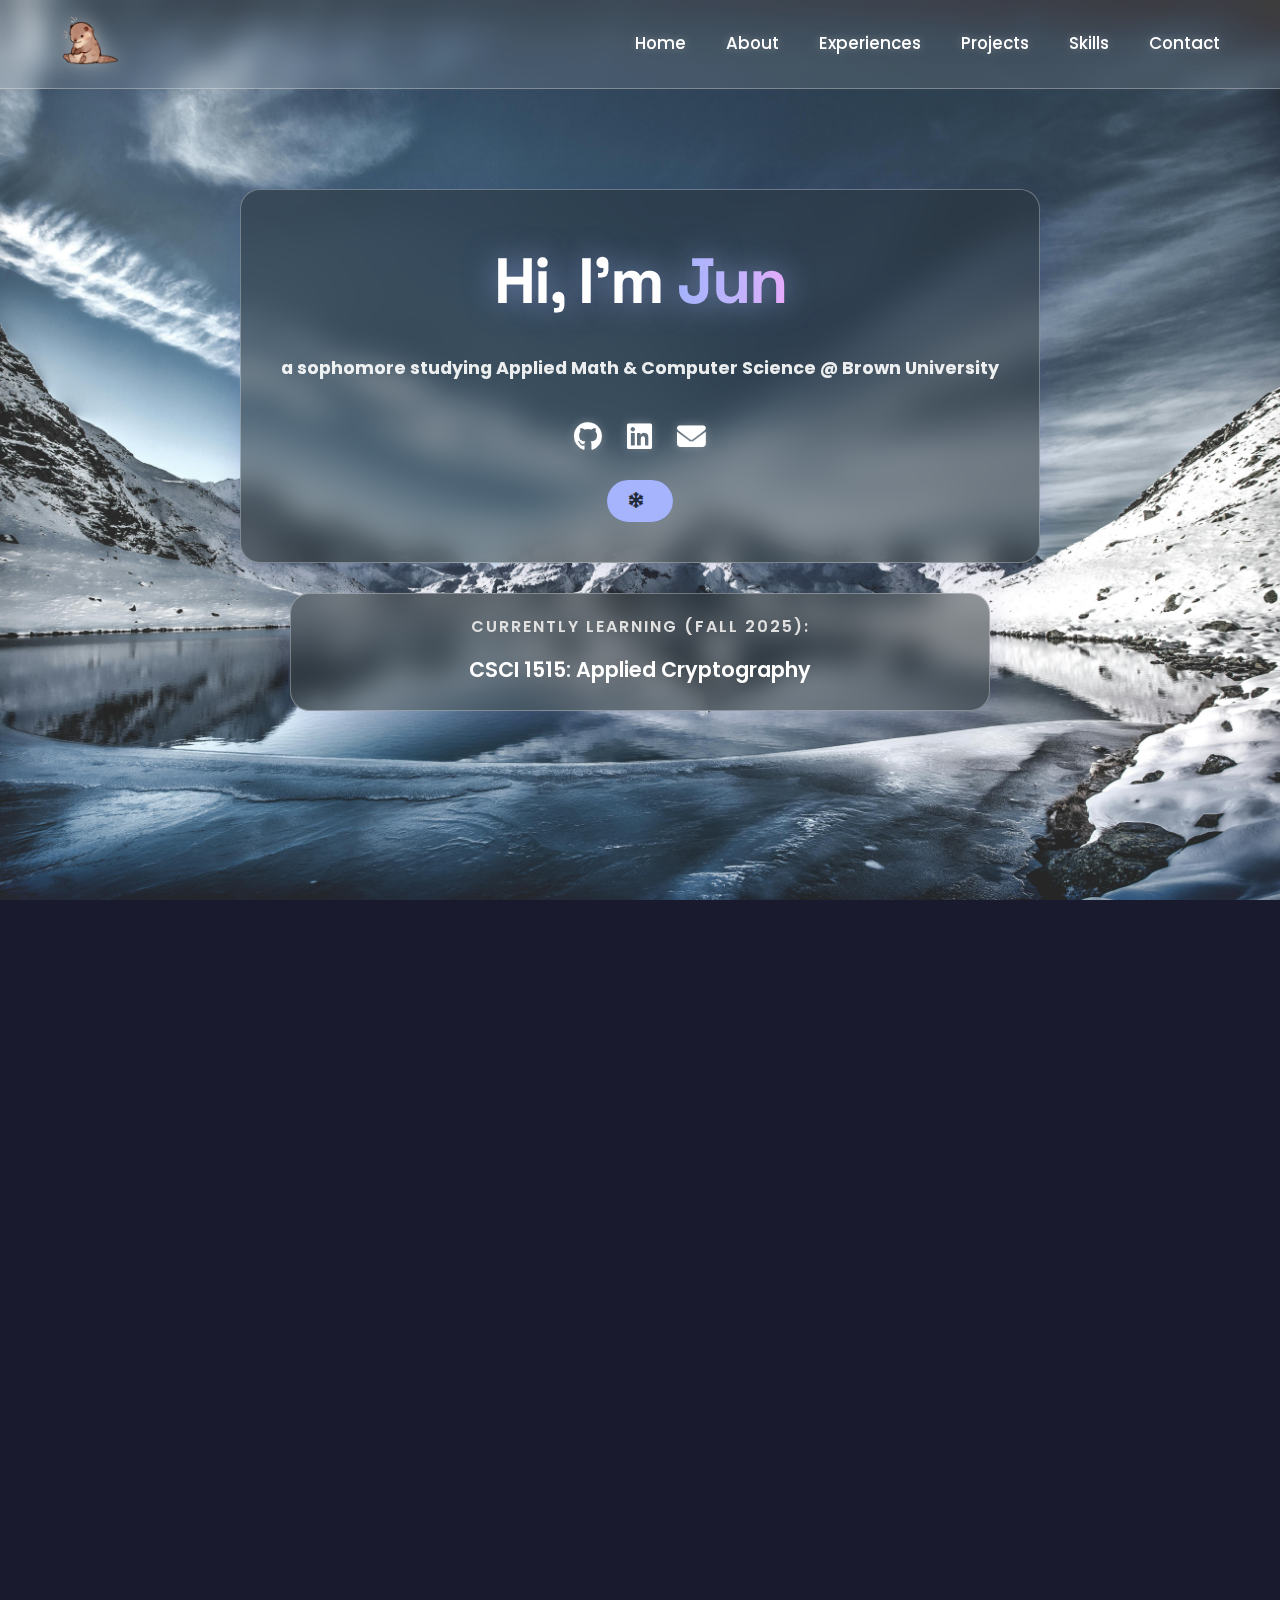
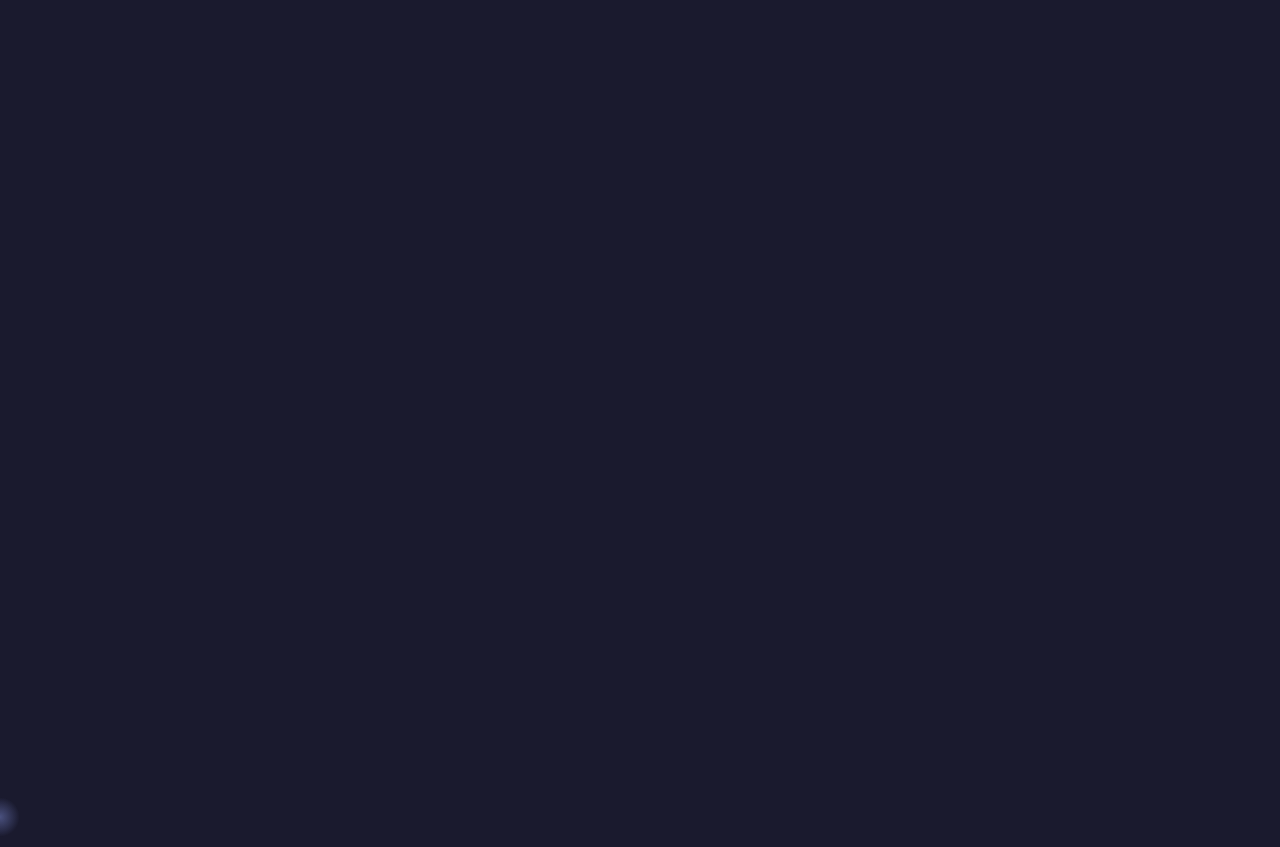
<file: index.html>
<!DOCTYPE html>
<html lang="en">
<head>
    <meta charset="UTF-8">
    <meta name="viewport" content="width=device-width, initial-scale=1.0">
    <title>Xiaojun Ge's Portfolio</title>
    <link rel="stylesheet" href="styles.css">
    <link rel="stylesheet" href="https://cdnjs.cloudflare.com/ajax/libs/font-awesome/6.4.0/css/all.min.css">
    <link href="https://fonts.googleapis.com/css2?family=Poppins:wght@300;400;500;600;700&family=Space+Grotesk:wght@400;500;600;700&display=swap" rel="stylesheet">
</head>
<body>
    <!-- Navigation -->
    <nav class="navbar">
        <div class="container">
            <a href="#home" class="logo">
                <img src="images/logo.png" alt="Logo">
            </a>
            <ul class="nav-links">
                <li><a href="#home">Home</a></li>
                <li><a href="#fun">About</a></li>
                <li><a href="#experience">Experiences</a></li>
                <li><a href="#projects">Projects</a></li>
                <li><a href="#skills">Skills</a></li>
                <li><a href="#contact">Contact</a></li>
            </ul>
            <div class="hamburger">
                <span></span>
                <span></span>
                <span></span>
            </div>
        </div>
    </nav>

    <!-- Hero Section -->
    <section class="hero" id="home">
        <div class="container">
            <div class="glass-card hero-card">
                <h1 class="hero-title">Hi, I'm <span class="highlight">Jun</span></h1>
                <h2 class="hero-description">a sophomore studying Applied Math & Computer Science @ Brown University </h2>
                <div class="social-links">
                    <a href="https://github.com/Mango-Jelly" target="_blank" aria-label="GitHub">
                        <i class="fab fa-github"></i>
                    </a>
                    <a href="https://www.linkedin.com/in/xiaojun-ge" target="_blank" aria-label="LinkedIn">
                        <i class="fab fa-linkedin"></i>
                    </a>
                    <a href="#contact" aria-label="Email">
                        <i class="fas fa-envelope"></i>
                    </a>
                </div>
                <button id="snow-toggle" class="snow-toggle" aria-label="Toggle snow effect">
                    <i class="fas fa-snowflake"></i>
                </button>
            </div>
            
            <!-- Currently Taking Section -->
            <div class="glass-card currently-taking">
                <p class="taking-label">Currently Learning (Fall 2025):</p>
                <div class="rotating-classes">
                    <span class="class-item active">CSCI 1515: Applied Cryptography</span>
                    <span class="class-item">CSCI 1680: Computer Networks</span>
                    <span class="class-item">APMA 1160: Numerical Optimization</span>
                    <span class="class-item">APMA 1070: Quantitative Models of Bio Systems</span>
                    <span class="class-item">CSCI 1952D: Intelligent Robotics</span>
                </div>
            </div>
        </div>
    </section>

    <!-- Fun Section -->
    <section class="fun" id="fun">
        <div class="container">
            <div class="glass-card section-card">
                <h2 class="section-title">about and fun stuff</h2>
                <p class="fun-description"> hover over each card to see more details!</p>
                <div class="fun-grid">
                    <div class="fun-item" data-key="about">
                        <i class="fas fa-user"></i>
                        <h3>about me</h3>
                        <p>fun facts...</p>
                    </div>
                    <div class="fun-item" data-key="music">
                        <i class="fas fa-music"></i>
                        <h3>music</h3>
                        <p>listening to...</p>
                    </div>
                    <div class="fun-item" data-key="interests">
                        <i class="fas fa-lightbulb"></i>
                        <h3>Interests</h3>
                        <p>goofy things here...</p>
                    </div>
                    <div class="fun-item" data-key="drinks">
                        <i class="fas fa-coffee"></i>
                        <h3>drinks</h3>
                        <p>sipping on...</p>
                    </div>
                </div>
                <!-- Hover detail panel (content populated by JS) -->
                <div class="fun-detail glass-card" id="fun-detail" aria-live="polite">
                    <div class="fun-artwork" id="fun-artwork" aria-hidden="true"></div>
                    <div class="fun-detail-content">
                        <h3 class="fun-detail-title" id="fun-detail-title">Details</h3>
                        <p class="fun-detail-sub" id="fun-detail-sub">Hover a card to see more here.</p>
                        <a class="fun-detail-link" id="fun-detail-link" href="#" target="_blank" rel="noopener">Open link</a>
                    </div>
                </div>
            </div>
        </div>
    </section>

    
    <!-- Experience Section -->
    <section class="experience" id="experience">
        <div class="container">
            <div class="glass-card section-card">
                <h2 class="section-title">Experience</h2>
                <div class="timeline">
                    <div class="timeline-item">
                        <div class="timeline-dot"></div>
                        <div class="timeline-content">
                            <h3>Research Assistant</h3>
                            <h4>Brown University - Sandstede Lab</h4>
                            <p class="timeline-date">Aug 2025 - Present</p>
                            <div class="skill-badges">
                                <span class="skill-badge">Mathematical Modeling</span>
                                <span class="skill-badge">Python</span>
                                <span class="skill-badge">Algorithm Optimization</span>
                                <span class="skill-badge">Simulation</span>
                                <span class="skill-badge">Research</span>
                                <span class="skill-badge">Data Analysis</span>
                            </div>
                        </div>
                    </div>
                    <div class="timeline-item">
                        <div class="timeline-dot"></div>
                        <div class="timeline-content">
                            <h3>Teaching Assistant</h3>
                            <h4>Brown University — APMA 1360: Applied Dynamical Systems</h4>
                            <p class="timeline-date">Jan 2026 - May 2026</p>
                            <div class="skill-badges">
                                <span class="skill-badge">Teaching</span>
                                <span class="skill-badge">Mathematical Modeling</span>
                                <span class="skill-badge">Bifurcation/Stability Analysis</span>
                                <span class="skill-badge">Conservative/Dissipative Systems</span>
                                <span class="skill-badge">Chaos Dynamics</span>
                                <span class="skill-badge">Proofs</span>
                            </div>
                        </div>
                    </div>
                    <div class="timeline-item">
                        <div class="timeline-dot"></div>
                        <div class="timeline-content">
                            <h3>STEM Resident Assistant</h3>
                            <h4>Brown University Pre-College</h4>
                            <p class="timeline-date">Summer 2025</p>
                            <div class="skill-badges">
                                <span class="skill-badge">Communication</span>
                                <span class="skill-badge">Event Organization</span>
                                <span class="skill-badge">Cryptography</span>
                                <span class="skill-badge">Mentorship</span>
                            </div>
                        </div>
                    </div>
                    <div class="timeline-item">
                        <div class="timeline-dot"></div>
                        <div class="timeline-content">
                            <h3>Intern</h3>
                            <h4>Kollective Influence Inc.</h4>
                            <p class="timeline-date">Jul 2023 - Oct 2023</p>
                            <div class="skill-badges">
                                <span class="skill-badge">Research</span>
                                <span class="skill-badge">Communication</span>
                                <span class="skill-badge">Data Organization</span>
                            </div>
                        </div>
                    </div>
                    <div class="timeline-item">
                        <div class="timeline-dot"></div>
                        <div class="timeline-content">
                            <h3>Co-Organizer</h3>
                            <h4>Northview Hack Club</h4>
                            <p class="timeline-date">Aug 2021 - May 2023</p>
                            <div class="skill-badges">
                                <span class="skill-badge">Teaching</span>
                                <span class="skill-badge">Java</span>
                                <span class="skill-badge">HTML/CSS</span>
                                <span class="skill-badge">JavaScript</span>
                            </div>
                        </div>
                    </div>

                    <div class="timeline-item">
                        <div class="timeline-dot"></div>
                        <div class="timeline-content">
                            <h3>Tutor</h3>
                            <h4>Private Business</h4>
                            <p class="timeline-date">Jul 2020 - Present</p>
                            <div class="skill-badges">
                                <span class="skill-badge">Mentorship</span>
                                <span class="skill-badge">Programming</span>
                                <span class="skill-badge">Math</span>
                                <span class="skill-badge">Physics</span>
                                <span class="skill-badge">Music</span>
                            </div>
                        </div>
                    </div>
                </div>
            </div>
        </div>
    </section>

    <!-- Projects Section -->
    <section class="projects" id="projects">
        <div class="container">
            <div class="glass-card section-card">
                <h2 class="section-title">Projects</h2>
                <div class="projects-grid">
                    <div class="project-card">
                        <div class="project-content">
                            <h3>Training Minecraft PvP Agent Using Modularized Reinforcement Learning</h3>
                            <p>CSCI 1470: Deep Learning · Fall 2025</p>
                            <p>A deep learning model trained using modularized Proximal Policy Optimization to mimic the behavior of a human player and create a Minecraft PvP Agent that exhibits human strategies.</p>
                            <div class="project-tech">
                                <span class="tech-tag">Python</span>
                                <span class="tech-tag">Deep Learning</span>
                                <span class="tech-tag">Tensorflow</span>
                                <span class="tech-tag">Reinforcement Learning</span>
                                <span class="tech-tag">Gym</span>
                                <span class="tech-tag">Performance Optimization</span>
                            </div>
                            <div class="project-links">
                                <a href="https://drive.google.com/file/d/1CiJnnex6PbEBhlmTsVuksS0P9UfhQpbT/view?usp=sharing" aria-label="Poster" target="_blank"><i class="fas fa-file-alt"></i> Poster</a>
                                <a href="https://drive.google.com/file/d/1eJm6xM7Fkaq-veNf9ZaF4V5-rB_IICTO/view?usp=sharing" aria-label="Demo"><i class="fas fa-external-link-alt"></i> Demo</a>
                            </div>
                        </div>
                    </div>

                    <div class="project-card">
                        <div class="project-content">
                            <h3>Synthetic Data Generation from Genetic Regulatory Networks</h3>
                            <p>Sandstede Lab · Present</p>
                            <p>Using mechanistic models to generate synthetic data based on genetic regulatory networks in order to test state-of-the-art inference algorithms.</p>
                            <div class="project-tech">
                                <span class="tech-tag">Python</span>
                                <span class="tech-tag">Algorithm Testing</span>
                                <span class="tech-tag">Mathematical Modeling</span>
                                <span class="tech-tag">Data processing</span>
                                <span class="tech-tag">Parameter Tuning</span>
                            </div>
                            <p>Please reach out if you are interested in my works in this project. I am very passionate about the project and would love to talk more!</p>
                        </div>
                    </div>

                    <div class="project-card">
                        <div class="project-content">
                            <h3>Snake</h3>
                            <p>CSCI 0300: Computer Systems · Fall 2025</p>
                            <p>Snake game built in C with custom board options.</p>
                            <div class="project-tech">
                                <span class="tech-tag">Programming</span>
                                <span class="tech-tag">C</span>
                            </div>
                            <div class="project-links">
                                <a href="https://drive.google.com/file/d/1mnoW9q83E8Ro2h0SKGtgtA338OmBvLyX/view?usp=sharing" aria-label="Demo"><i class="fas fa-external-link-alt"></i> Demo</a>
                            </div>
                        </div>
                    </div>

                    <!-- Second row templates -->
                    <div class="project-card">
                        <div class="project-content">
                            <h3>Period Three Implies Chaos - Relation to Logistic System</h3>
                            <p>APMA 1360: Dynamical Systems · Spring 2025</p>
                            <p>Proving Li-Yorke's theorem for 1D discrete systems where period-three orbits imply chaos, applying conclusions of the findings to the logistic map and simulating results. Contact for full paper.</p>
                            <div class="project-tech">
                                <span class="tech-tag">Proofs</span>
                                <span class="tech-tag">Chaos Systems</span>
                                <span class="tech-tag">Simulations</span>
                                <span class="tech-tag">Python</span>
                                <span class="tech-tag">MATLAB</span>
                            </div>
                            <div class="project-links">
                                <a href="https://drive.google.com/file/d/1VXPP6wPhB8nO5wzlUrWvg55YoxT1Ev4x/view?usp=sharing" aria-label="Paper"><i class="fas fa-file-alt"></i> Paper</a>
                            </div>
                        </div>
                    </div>

                    <div class="project-card">
                        <div class="project-content">
                            <h3>Hopfield Networks and Connection to Complex Dynamical Systems</h3>
                            <p>APMA Directed Reading Program · Fall 2025</p>
                            <p>Exploration of Hopfield Neural Network, its applications in associative memory and attention mechanisms, and possible chaotic behavior. Contact for more details.</p>
                            <div class="project-tech">
                                <span class="tech-tag">Hopfield Neural Networks</span>
                                <span class="tech-tag">Python Simulations</span>
                                <span class="tech-tag">Chaos Systems</span>
                            </div>
                            <div class="project-links">
                                <a href="https://drive.google.com/file/d/15tA8ZPVigndO7ozhRnde5RV1n5b7a-Ck/view?usp=sharing" aria-label="Poster"><i class="fas fa-file-alt"></i> Poster</a>
                            </div>
                        </div>
                    </div>

                    <div class="project-card">
                        <div class="project-content">
                            <h3>Exploring Vaccine Efficiency on Influenza Virus Outbreak</h3>
                            <p>Georgia Institute of Technology · Spring 2024</p>
                            <p>Adding parameters to the SIR outbreak model to visualize effects of vaccine efficiency in the 2017 Influenza Outbreak.</p>
                            <div class="project-tech">
                                <span class="tech-tag">MATLAB</span>
                                <span class="tech-tag">ODE Visualization</span>
                                <span class="tech-tag">Bifurcation Analysis</span>
                                <span class="tech-tag">SIR Modeling</span>
                                <span class="tech-tag">Data Analysis</span>
                            </div>
                        </div>
                    </div>
                </div>
            </div>
        </div>
    </section>

    <!-- Skills Section -->
    <section class="skills" id="skills">
        <div class="container">
            <div class="glass-card section-card">
                <h2 class="section-title">Skills & Technologies</h2>
                <div class="skills-grid">
                    <div class="skill-category">
                        <h3><i class="fas fa-code"></i> Languages</h3>
                        <div class="skill-tags">
                            <span class="skill-tag">Python</span>
                            <span class="skill-tag">C/C++</span>
                            <span class="skill-tag">Java</span>
                            <span class="skill-tag">MATLAB</span>
                            <span class="skill-tag">SQL</span>
                            <span class="skill-tag">Stata</span>
                            <span class="skill-tag">HTML/CSS</span>
                            <span class="skill-tag">JavaScript</span>
                            <span class="skill-tag">LaTeX</span>
                        </div>
                    </div>

                    <div class="skill-category">
                        <h3><i class="fas fa-laptop-code"></i> Tools & Frameworks</h3>
                        <div class="skill-tags">
                            <span class="skill-tag">Pandas</span>
                            <span class="skill-tag">Numpy</span>
                            <span class="skill-tag">Tensorflow</span>
                            <span class="skill-tag">PyTorch</span>
                            <span class="skill-tag">Git</span>
                            <span class="skill-tag">Docker</span>
                            <span class="skill-tag">Linux</span>
                        </div>
                    </div>

                    <div class="skill-category">
                        <h3><i class="fas fa-database"></i> Databases</h3>
                        <div class="skill-tags">
                            <span class="skill-tag">Oracle</span>
                            <span class="skill-tag">SQLServer</span>
                        </div>
                    </div>

                    <div class="skill-category">
                        <h3><i class="fas fa-tools"></i>Mathematical Skills</h3>
                        <div class="skill-tags">
                            <span class="skill-tag">Modeling</span>
                            <span class="skill-tag">Simulations</span>
                            <span class="skill-tag">Numerical Optimization</span>
                            <span class="skill-tag">Stochastic Models</span>
                            <span class="skill-tag">Data Analysis</span>
                            <span class="skill-tag">Mathematical Programming</span>
                            <span class="skill-tag">Model/Program Implementation</span>
                        </div>
                    </div>
                </div>
            </div>
        </div>
    </section>

    <!-- Contact Section -->
    <section class="contact" id="contact">
        <div class="container">
            <div class="glass-card contact-card">
                <h2 class="section-title">Get In Touch</h2>
                <div class="contact-info">
                    <div class="contact-item">
                        <i class="fas fa-envelope"></i>
                        <a href="mailto:xiaojun_ge@brown.edu">xiaojun_ge@brown.edu</a>
                    </div>
                    <div class="contact-item">
                        <i class="fab fa-github"></i>
                        <a href="https://github.com/Mango-Jelly" target="_blank">github.com/Mango-Jelly</a>
                    </div>
                    <div class="contact-item">
                        <i class="fab fa-linkedin"></i>
                        <a href="https://www.linkedin.com/in/xiaojun-ge" target="_blank">https://www.linkedin.com/in/xiaojun-ge</a>
                    </div>
                </div>
                <p class="credits">Made with lots of ☕ | © 2026</p>
                <div class="credits-buttons">
                    <button class="credit-btn" onclick="window.open('https://www.pexels.com/photo/lake-on-between-snowy-mountain-858115/', '_blank')">
                        <i class="fas fa-images"></i> Background Photo Credits
                    </button>
                    <button class="credit-btn" onclick="window.open('https://pin.it/1LWQo55FN', '_blank')">
                        <i class="fas fa-camera"></i> Icon Credits
                    </button>
                </div>
            </div>
        </div>
    </section>

    <script src="script.js"></script>
</body>
</html>
</file>
<file: styles.css>
/* ===== SILVER AURORA THEME - CSS RESET & VARIABLES ===== */
* {
    margin: 0;
    padding: 0;
    box-sizing: border-box;
}

:root {
    /* Silver Aurora Theme Colors */
    --primary-color: #c0c0c0;
    --secondary-color: #e0e0e0;
    --accent-color: #9ca3af;
    --aurora-blue: #a5b4fc;
    --aurora-purple: #c4b5fd;
    --aurora-pink: #f0abfc;
    --text-color: #1f2937;
    --text-light: #6b7280;
    --text-white: #ffffff;
    --glass-bg: rgba(35, 45, 55, 0.5);
    --glass-border: rgba(255, 255, 255, 0.3);
    --shadow: 0 8px 32px 0 rgba(31, 38, 135, 0.2);
    --shadow-lg: 0 8px 32px 0 rgba(31, 38, 135, 0.37);
}

html {
    scroll-behavior: smooth;
}

body {
    font-family: 'Poppins', -apple-system, BlinkMacSystemFont, 'Segoe UI', Roboto, sans-serif;
    line-height: 1.6;
    color: var(--text-color);
    background-image: url('images/background.jpg');
    background-size: cover;
    background-position: center;
    background-attachment: fixed;
    background-repeat: no-repeat;
    background-color: #1a1a2e;
    overflow-x: hidden;
}

.container {
    max-width: 1200px;
    margin: 0 auto;
    padding: 0 20px;
}

section {
    min-height: 100vh;
    display: flex;
    align-items: center;
    justify-content: center;
    padding: 100px 0;
    position: relative;
    isolation: isolate;
}

/* Focused section overlay removed to prevent blue box effect */

/* ===== GLASSMORPHISM CARDS ===== */
.glass-card {
    background: var(--glass-bg);
    backdrop-filter: blur(15px);
    -webkit-backdrop-filter: blur(15px);
    border-radius: 20px;
    border: 1px solid var(--glass-border);
    box-shadow: var(--shadow);
    padding: 40px;
    transition: all 0.3s ease;
}

.glass-card:hover {
    box-shadow: var(--shadow-lg);
    transform: translateY(-5px);
}

.section-card {
    width: 100%;
    max-width: 1000px;
}

.fun .section-card {
    max-width: 1200px;
}

.projects .section-card {
    max-width: 1200px;
}

.section-title {
    font-family: 'Space Grotesk', sans-serif;
    font-size: 3rem;
    font-weight: 700;
    text-align: center;
    margin-bottom: 50px;
    color: var(--text-white);
    text-shadow: 0 0 20px rgba(165, 180, 252, 0.5);
    letter-spacing: -1px;
}

.fun-description {
    text-align: center;
    color: var(--secondary-color);
    font-size: 1rem;
    margin-top: -30px;
    margin-bottom: 40px;
    opacity: 0.9;
}

/* ===== NAVIGATION ===== */
.navbar {
    position: fixed;
    top: 0;
    width: 100%;
    background: rgba(255, 255, 255, 0.1);
    backdrop-filter: blur(10px);
    -webkit-backdrop-filter: blur(10px);
    border-bottom: 1px solid var(--glass-border);
    z-index: 1000;
    transition: all 0.3s ease;
}

.navbar .container {
    display: flex;
    justify-content: space-between;
    align-items: center;
    padding: 15px 20px;
    gap: 40px;
}

.logo {
    margin-right: auto;
}

.nav-links {
    margin-left: auto;
}

.logo img {
    height: 50px;
    width: auto;
    transition: transform 0.3s ease;
    filter: drop-shadow(0 0 10px rgba(255, 255, 255, 0.5));
}

.logo:hover img {
    transform: scale(1.05);
}

.nav-links {
    display: flex;
    list-style: none;
    gap: 40px;
}

.nav-links a {
    text-decoration: none;
    color: var(--text-white);
    font-weight: 500;
    font-size: 1.05rem;
    transition: all 0.3s ease;
    position: relative;
    text-shadow: 0 0 10px rgba(255, 255, 255, 0.3);
}

.nav-links a::after {
    content: '';
    position: absolute;
    width: 0;
    height: 2px;
    bottom: -5px;
    left: 50%;
    transform: translateX(-50%);
    background: linear-gradient(90deg, var(--aurora-blue), var(--aurora-purple), var(--aurora-pink));
    transition: width 0.3s ease;
}

.nav-links a:hover::after {
    width: 100%;
}

.nav-links a:hover {
    color: var(--aurora-blue);
}

.hamburger {
    display: none;
    flex-direction: column;
    cursor: pointer;
    gap: 5px;
}

.hamburger span {
    width: 25px;
    height: 3px;
    background-color: var(--text-white);
    transition: all 0.3s ease;
}

/* ===== HERO SECTION ===== */
.hero {
    position: relative;
    background: none;
}

.hero-card {
    text-align: center;
    max-width: 800px;
    margin: 0 auto 30px;
    animation: fadeInUp 1s ease;
}

.hero-title {
    font-family: 'Space Grotesk', sans-serif;
    font-size: 4rem;
    font-weight: 700;
    margin-bottom: 20px;
    color: var(--text-white);
    text-shadow: 0 0 30px rgba(165, 180, 252, 0.6);
    letter-spacing: -2px;
}

.highlight {
    background: linear-gradient(90deg, var(--aurora-blue), var(--aurora-purple), var(--aurora-pink));
    -webkit-background-clip: text;
    -webkit-text-fill-color: transparent;
    background-clip: text;
}

.hero-subtitle {
    font-size: 1.5rem;
    font-weight: 400;
    margin-bottom: 20px;
    color: var(--secondary-color);
}

.hero-description {
    font-size: 1.1rem;
    color: var(--text-white);
    opacity: 0.9;
    margin-bottom: 30px;
    line-height: 1.8;
}

.social-links {
    display: flex;
    gap: 25px;
    justify-content: center;
}

.social-links a {
    color: var(--text-white);
    font-size: 1.8rem;
    transition: all 0.3s ease;
    filter: drop-shadow(0 0 5px rgba(255, 255, 255, 0.3));
}

.social-links a:hover {
    transform: translateY(-5px);
    color: var(--aurora-blue);
    filter: drop-shadow(0 0 15px rgba(165, 180, 252, 0.8));
}

.snow-toggle {
    margin-top: 20px;
    background: rgba(165, 180, 252, 0.2);
    border: 2px solid var(--aurora-blue);
    color: var(--text-white);
    padding: 10px 20px;
    border-radius: 25px;
    cursor: pointer;
    font-size: 1rem;
    transition: all 0.3s ease;
    backdrop-filter: blur(5px);
}

.snow-toggle:hover {
    background: rgba(165, 180, 252, 0.35);
    transform: translateY(-2px);
    box-shadow: 0 5px 15px rgba(165, 180, 252, 0.4);
}

.snow-toggle.active {
    background: var(--aurora-blue);
    color: var(--text-color);
}

.snow-toggle i {
    margin-right: 8px;
}

/* ===== CURRENTLY TAKING ===== */
.currently-taking {
    max-width: 700px;
    margin: 0 auto;
    text-align: center;
    padding: 20px 30px;
}

.taking-label {
    font-size: 1rem;
    font-weight: 600;
    color: var(--secondary-color);
    margin-bottom: 10px;
    text-transform: uppercase;
    letter-spacing: 2px;
}

.rotating-classes {
    position: relative;
    height: 40px;
    overflow: hidden;
    display: flex;
    justify-content: center;
    align-items: center;
}

.class-item {
    position: absolute;
    width: 100%;
    font-size: 1.3rem;
    font-weight: 600;
    color: var(--text-white);
    opacity: 0;
    transform: translateY(20px);
    transition: all 0.5s ease;
    text-align: center;
}

.class-item.active {
    opacity: 1;
    transform: translateY(0);
}

/* ===== EXPERIENCE SECTION ===== */
.timeline {
    position: relative;
    max-width: 700px;
    margin: 0 auto;
}

.timeline::before {
    content: '';
    position: absolute;
    left: 30px;
    top: 0;
    bottom: 0;
    width: 3px;
    background: linear-gradient(to bottom, var(--aurora-blue), var(--aurora-purple), var(--aurora-pink));
    opacity: 0.6;
}

.timeline-item {
    position: relative;
    padding-left: 80px;
    margin-bottom: 50px;
}

.timeline-dot {
    position: absolute;
    left: 20px;
    width: 22px;
    height: 22px;
    background: linear-gradient(135deg, var(--aurora-blue), var(--aurora-purple));
    border: 4px solid rgba(255, 255, 255, 0.3);
    border-radius: 50%;
    box-shadow: 0 0 20px rgba(165, 180, 252, 0.6);
}

.timeline-content {
    background: rgba(35, 45, 55, 0.5);
    backdrop-filter: blur(10px);
    padding: 25px;
    border-radius: 15px;
    border: 1px solid var(--glass-border);
    transition: all 0.3s ease;
}

.timeline-content:hover {
    transform: translateX(10px);
    box-shadow: var(--shadow);
}

.timeline-content h3 {
    font-family: 'Space Grotesk', sans-serif;
    font-size: 1.5rem;
    color: var(--text-white);
    margin-bottom: 5px;
}

.timeline-content h4 {
    font-size: 1.2rem;
    color: var(--aurora-blue);
    margin-bottom: 10px;
}

.timeline-date {
    color: var(--secondary-color);
    font-size: 0.95rem;
    margin-bottom: 15px;
}

.skill-badges {
    display: flex;
    flex-wrap: wrap;
    gap: 10px;
    margin-top: 15px;
}

.skill-badge {
    background: rgba(165, 180, 252, 0.2);
    color: var(--text-white);
    padding: 6px 16px;
    border-radius: 20px;
    font-size: 0.85rem;
    font-weight: 600;
    border: 1px solid var(--aurora-blue);
    transition: all 0.3s ease;
}

.skill-badge:hover {
    background: var(--aurora-blue);
    color: var(--text-color);
    transform: translateY(-2px);
    box-shadow: 0 0 15px rgba(165, 180, 252, 0.5);
}

/* ===== SKILLS SECTION ===== */
.skills-grid {
    display: grid;
    grid-template-columns: repeat(2, 1fr);
    gap: 25px;
}

.skill-category {
    background: rgba(35, 45, 55, 0.5);
    backdrop-filter: blur(10px);
    padding: 25px;
    border-radius: 15px;
    border: 1px solid var(--glass-border);
    transition: all 0.3s ease;
}

.skill-category:hover {
    transform: translateY(-5px);
    box-shadow: var(--shadow);
    background: rgba(35, 45, 55, 0.65);
}

.skill-category h3 {
    font-size: 1.2rem;
    margin-bottom: 20px;
    color: var(--text-white);
    display: flex;
    align-items: center;
    gap: 10px;
}

.skill-category h3 i {
    color: var(--aurora-purple);
}

.skill-tags {
    display: flex;
    flex-wrap: wrap;
    gap: 10px;
}

.skill-tag {
    background: rgba(196, 181, 253, 0.15);
    color: var(--text-white);
    padding: 8px 16px;
    border-radius: 25px;
    font-size: 0.9rem;
    font-weight: 500;
    border: 1px solid var(--aurora-purple);
    transition: all 0.3s ease;
}

.skill-tag:hover {
    background: var(--aurora-purple);
    color: var(--text-color);
    transform: translateY(-2px);
    box-shadow: 0 0 15px rgba(196, 181, 253, 0.5);
}

/* ===== FUN SECTION ===== */
.fun-grid {
    display: grid;
    grid-template-columns: repeat(4, 1fr);
    gap: 20px;
    margin-bottom: 10px;
}

.fun-item {
    background: rgba(35, 45, 55, 0.5);
    backdrop-filter: blur(10px);
    padding: 20px 15px;
    border-radius: 15px;
    border: 1px solid var(--glass-border);
    text-align: center;
    transition: all 0.3s ease;
    aspect-ratio: 1 / 1;
    display: flex;
    flex-direction: column;
    justify-content: center;
    align-items: center;
}

.fun-description {
    text-align: center;
    color: var(--secondary-color);
    margin-bottom: 20px;
    font-size: 1rem;
}

.fun-item:hover {
    transform: translateY(-10px);
    box-shadow: var(--shadow);
    background: rgba(35, 45, 55, 0.65);
}

.fun-item i {
    font-size: 2.5rem;
    color: var(--aurora-pink);
    margin-bottom: 15px;
    filter: drop-shadow(0 0 10px rgba(240, 171, 252, 0.5));
}

.fun-item h3 {
    font-size: 1.2rem;
    color: var(--text-white);
    margin-bottom: 10px;
}

.fun-item p {
    font-size: 0.9rem;
    color: var(--secondary-color);
}

/* Fun detail panel (appears below grid on hover) */
.fun-detail {
    display: grid;
    grid-template-columns: 140px 1fr;
    gap: 20px;
    align-items: center;
    margin-top: 16px;
    padding: 20px 30px;
    opacity: 0;
    transform: translateY(-6px);
    max-height: 0;
    overflow: hidden;
    transition: opacity 0.25s ease, transform 0.25s ease, max-height 0.3s ease;
    pointer-events: none;
}

.fun-detail.visible {
    opacity: 1;
    transform: translateY(0);
    max-height: 220px;
    pointer-events: auto;
}

.fun-artwork {
    width: 140px;
    height: 140px;
    border-radius: 12px;
    background: linear-gradient(135deg, var(--aurora-blue), var(--aurora-purple));
    border: 1px solid var(--glass-border);
}

.fun-detail-content {
    display: flex;
    flex-direction: column;
    justify-content: center;
    min-height: 140px;
}

.fun-detail-title {
    color: var(--text-white);
    font-family: 'Space Grotesk', sans-serif;
    font-size: 1.25rem;
    margin-bottom: 8px;
}

.fun-detail-sub {
    color: var(--secondary-color);
    margin-bottom: 0;
}

.fun-detail-link {
    display: inline-flex;
    align-items: center;
    gap: 8px;
    color: var(--aurora-blue);
    text-decoration: none;
}
.fun-detail-link:hover {
    color: var(--aurora-purple);
    text-shadow: 0 0 10px rgba(196, 181, 253, 0.5);
}

/* ===== CONTACT SECTION ===== */
.contact-card {
    text-align: center;
    max-width: 700px;
}

.contact-info {
    display: flex;
    flex-direction: column;
    gap: 20px;
    margin-bottom: 30px;
}

.contact-item {
    display: flex;
    align-items: center;
    justify-content: center;
    gap: 15px;
    color: var(--text-white);
    font-size: 1.1rem;
}

.contact-item i {
    color: var(--aurora-blue);
    font-size: 1.5rem;
    filter: drop-shadow(0 0 10px rgba(165, 180, 252, 0.5));
}

.contact-item a {
    color: var(--text-white);
    text-decoration: none;
    transition: all 0.3s ease;
}

.contact-item a:hover {
    color: var(--aurora-purple);
    text-shadow: 0 0 10px rgba(196, 181, 253, 0.5);
}

.credits {
    margin-top: 30px;
    color: var(--secondary-color);
    font-size: 0.95rem;
}

.credits-buttons {
    display: flex;
    gap: 16px;
    margin-top: 20px;
    flex-wrap: wrap;
    justify-content: center;
}

.credit-btn {
    color: var(--text-white);
    text-decoration: none;
    font-weight: 500;
    font-size: 0.80rem;
    display: inline-flex;
    align-items: center;
    gap: 6px;
    background: none;
    border: none;
    cursor: pointer;
    transition: color 0.2s ease, text-shadow 0.2s ease;
}

.credit-btn:hover {
    color: var(--aurora-blue);
    text-shadow: 0 0 10px rgba(165, 180, 252, 0.5);
}

/* ===== MOUSE EFFECTS ===== */
.snowflake {
    position: fixed;
    color: white;
    font-size: 1rem;
    pointer-events: none;
    z-index: 9999;
    opacity: 0.9;
    text-shadow: 0 0 5px rgba(255, 255, 255, 0.8);
    user-select: none;
}

.cursor-glow {
    position: absolute;
    width: 40px;
    height: 40px;
    background: radial-gradient(circle, rgba(147, 164, 249, 0.4) 0%, transparent 70%);
    border-radius: 50%;
    pointer-events: none;
    z-index: 9998;
    transform: translate(-50%, -50%);
    transition: transform 0.1s ease;
}

/* ===== ANIMATIONS ===== */
@keyframes fadeInUp {
    from {
        opacity: 0;
        transform: translateY(40px);
    }
    to {
        opacity: 1;
        transform: translateY(0);
    }
}

@keyframes slideInFromLeft {
    from {
        opacity: 0;
        transform: translateX(-50px);
    }
    to {
        opacity: 1;
        transform: translateX(0);
    }
}

@keyframes slideInFromRight {
    from {
        opacity: 0;
        transform: translateX(50px);
    }
    to {
        opacity: 1;
        transform: translateX(0);
    }
}


/* ===== PROJECTS SECTION ===== */
.projects-grid {
    display: grid;
    grid-template-columns: repeat(3, 1fr);
    gap: 20px;
}

.project-card {
    background: rgba(35, 45, 55, 0.5);
    backdrop-filter: blur(10px);
    border: 1px solid var(--glass-border);
    border-radius: 15px;
    overflow: hidden;
    transition: all 0.3s ease;
}

.project-card:hover {
    transform: translateY(-8px);
    box-shadow: var(--shadow);
    background: rgba(35, 45, 55, 0.65);
}

.project-image {
    width: 100%;
    height: 180px;
    overflow: hidden;
    background: rgba(26, 26, 46, 0.4);
    border-bottom: 1px solid var(--glass-border);
}

.project-image img {
    width: 100%;
    height: 100%;
    object-fit: cover;
    transition: transform 0.4s ease;
}

.project-card:hover .project-image img {
    transform: scale(1.06);
}

.project-content {
    padding: 20px 22px 22px;
}

.project-content h3 {
    font-family: 'Space Grotesk', sans-serif;
    font-size: 1.25rem;
    color: var(--text-white);
    margin-bottom: 10px;
}

.project-content p {
    color: var(--secondary-color);
    font-size: 0.80rem;
    line-height: 1.6;
    margin-bottom: 14px;
}

.project-tech {
    display: flex;
    flex-wrap: wrap;
    gap: 8px;
    margin-bottom: 14px;
}

.tech-tag {
    background: rgba(165, 180, 252, 0.18);
    color: var(--text-white);
    padding: 6px 12px;
    border-radius: 16px;
    font-size: 0.72rem;
    border: 1px solid var(--aurora-blue);
}

.project-links {
    display: flex;
    gap: 16px;
}

.project-links a {
    color: var(--text-white);
    text-decoration: none;
    font-weight: 500;
    font-size: 0.80rem;
    display: inline-flex;
    align-items: center;
    gap: 6px;
    transition: color 0.2s ease, text-shadow 0.2s ease;
}

.project-links a:hover {
    color: var(--aurora-blue);
    text-shadow: 0 0 10px rgba(165, 180, 252, 0.5);
}



/* ===== RESPONSIVE DESIGN ===== */
@media (max-width: 768px) {
    .hamburger {
        display: flex;
    }

    .nav-links {
        position: fixed;
        left: -100%;
        top: 70px;
        flex-direction: column;
        background: rgba(26, 26, 46, 0.95);
        backdrop-filter: blur(10px);
        width: 100%;
        text-align: center;
        transition: left 0.3s ease;
        box-shadow: var(--shadow);
        padding: 20px 0;
    }

    .nav-links.active {
        left: 0;
    }

    .hero-title {
        font-size: 2.5rem;
    }

    .hero-subtitle {
        font-size: 1.2rem;
    }

    .section-title {
        font-size: 2rem;
    }

    .timeline::before {
        left: 15px;
    }

    .timeline-item {
        padding-left: 60px;
    }

    .timeline-dot {
        left: 5px;
    }

    .skills-grid {
        grid-template-columns: 1fr;
    }

    .fun-grid {
        grid-template-columns: repeat(2, 1fr);
    }

    /* Fix projects grid for mobile */
    .projects-grid {
        grid-template-columns: 1fr;
    }

    /* Fix currently learning section for mobile */
    .currently-taking {
        padding: 15px 20px;
        max-width: 100%;
    }

    .class-item {
        font-size: 1rem;
        padding: 0 10px;
        white-space: normal;
        line-height: 1.3;
    }

    .rotating-classes {
        height: auto;
        min-height: 50px;
    }
}

@media (max-width: 480px) {
    .hero-title {
        font-size: 2rem;
    }

    .section-title {
        font-size: 1.75rem;
    }

    .fun-grid {
        grid-template-columns: 1fr;
    }

    .glass-card {
        padding: 25px;
    }
}
</file>
